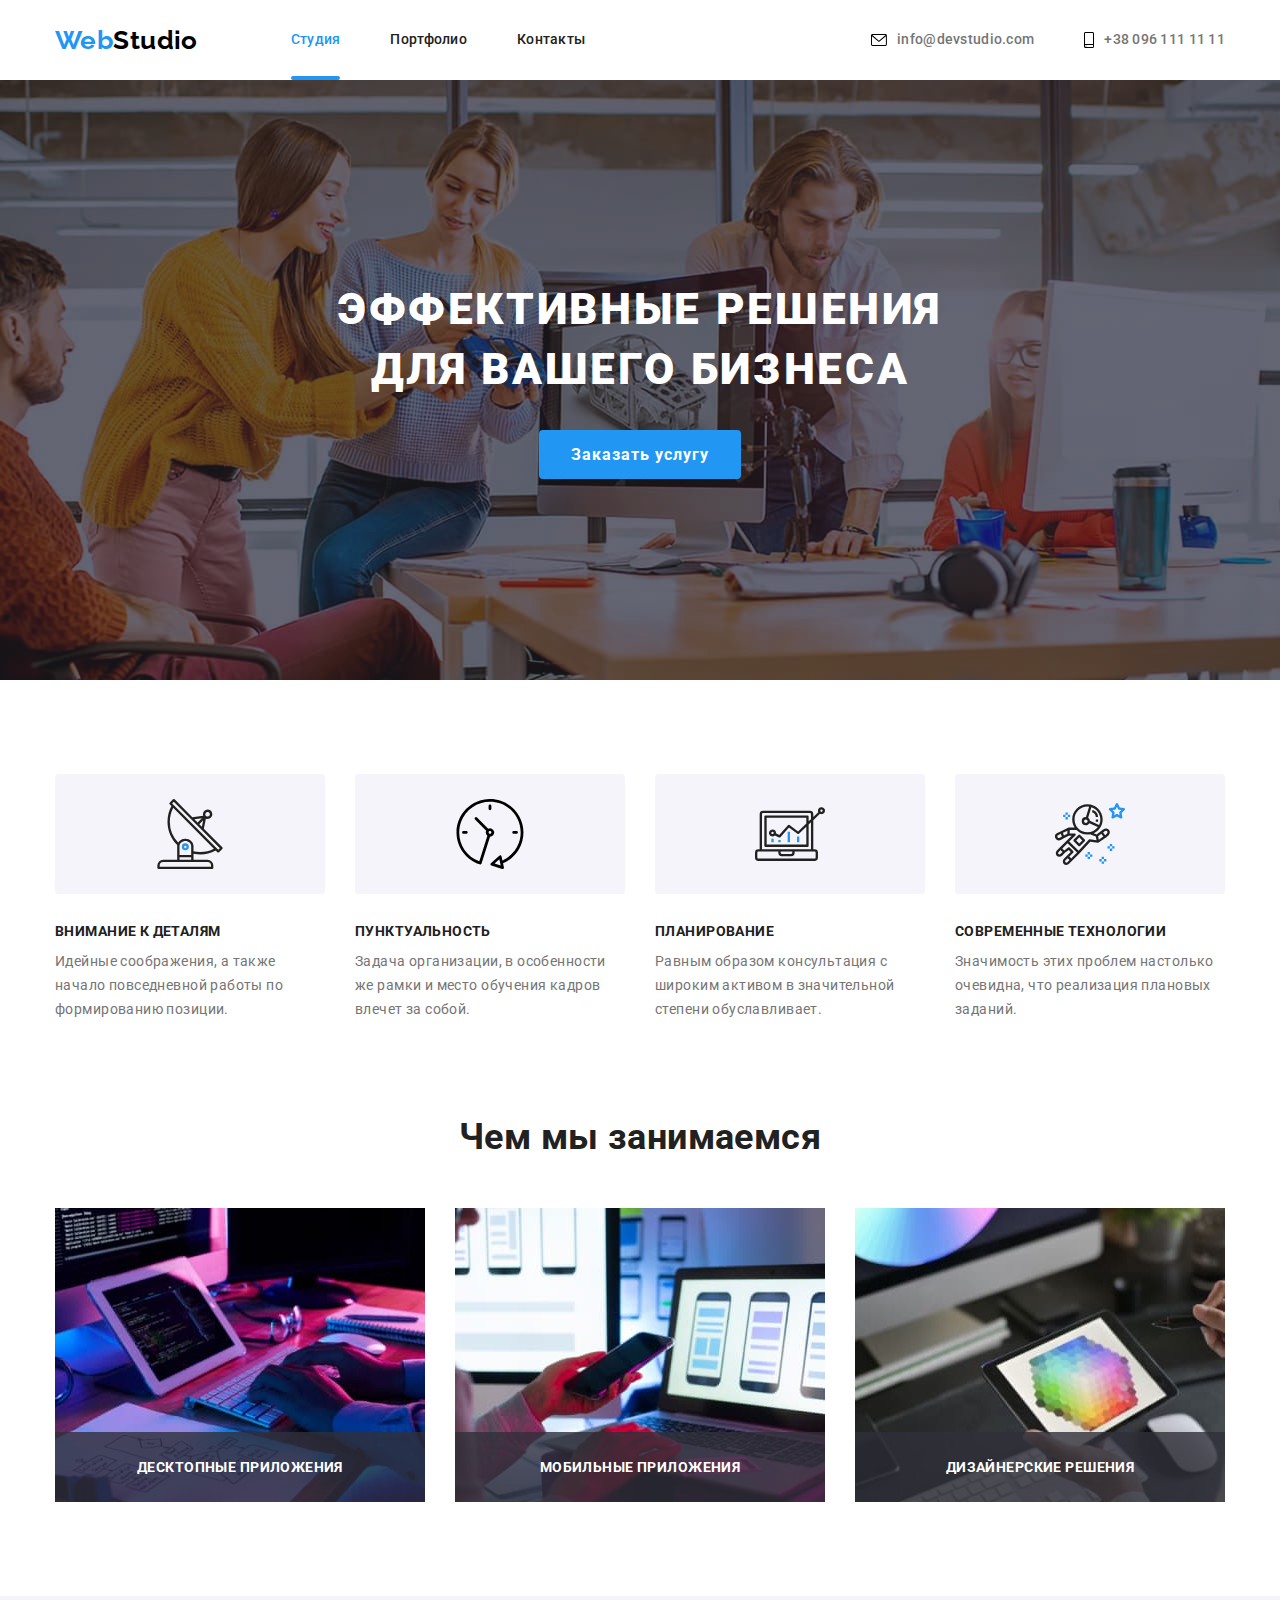
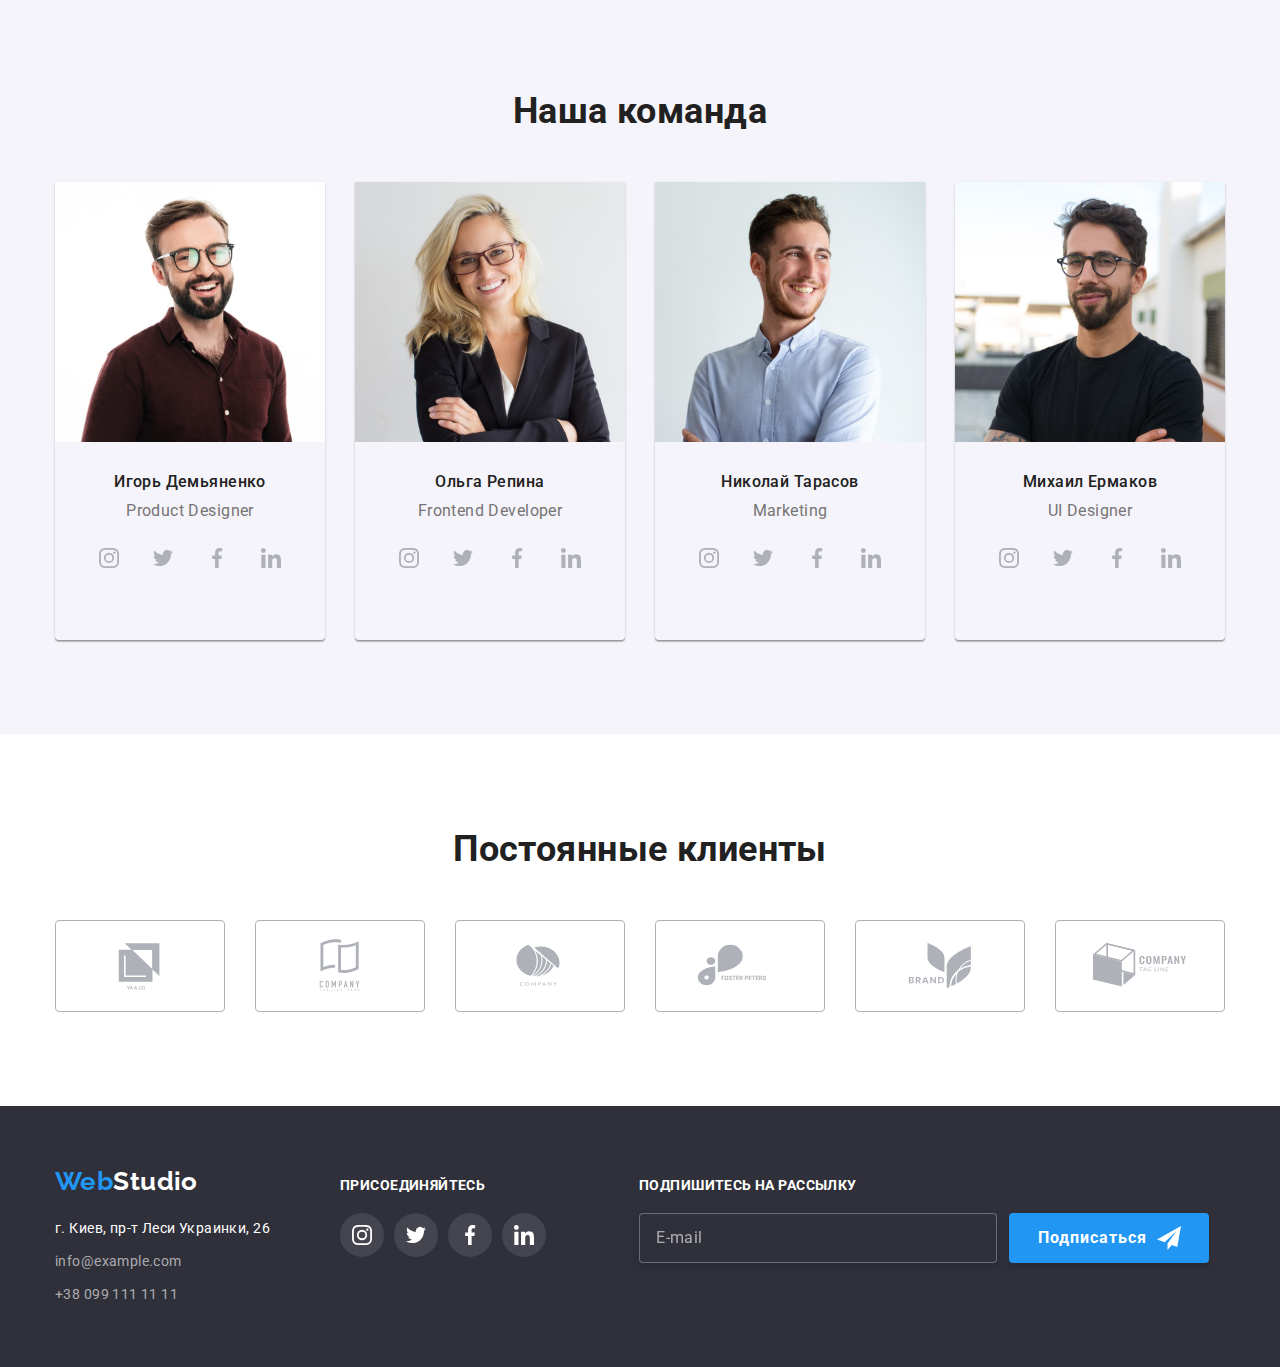
<file: index.html>
<!DOCTYPE html>
<html lang="ru">
  <head>
    <meta charset="UTF-8" />
    <meta http-equiv="X-UA-Compatible" content="IE=edge" />
    <meta name="viewport" content="width=device-width, initial-scale=1.0" />
    <title>WebStudio</title>
    <link rel="preconnect" href="https://fonts.googleapis.com" />
    <link rel="preconnect" href="https://fonts.gstatic.com" crossorigin />
    <link
      href="https://fonts.googleapis.com/css2?family=Raleway:wght@700&family=Roboto:wght@400;500;700;900&display=swap"
      rel="stylesheet"
    />
    <link
      rel="stylesheet"
      href="https://cdnjs.cloudflare.com/ajax/libs/modern-normalize/1.1.0/modern-normalize.min.css"
    />
    <link rel="stylesheet" href="./css/styles.css" />
  </head>

  <body>
    <header>
      <div class="container page-header">
        <nav class="page-nav">
          <a class="logo link" href=""><span class="accent">Web</span>Studio</a>
          <ul class="header-list">
            <li>
              <a href="./index.html" class="link current-navigation">Студия</a>
            </li>
            <li><a href="./portfolio.html" class="link">Портфолио</a></li>
            <li><a href="" class="link">Контакты</a></li>
          </ul>
        </nav>
        <ul class="header-contact">
          <li>
            <a href="mailto:info@devstudio.com" class="link">
              <svg class="contact-icon" width="16" height="12">
                <use href="./image/icons.svg#envelope"></use>
              </svg>
              info@devstudio.com</a
            >
          </li>
          <li>
            <a href="tel:+380961111111" class="link">
              <svg class="contact-icon" width="10" height="16">
                <use href="./image/icons.svg#smartphone"></use>
              </svg>
              +38 096 111 11 11</a
            >
          </li>
        </ul>
      </div>
    </header>
    <main>
      <!-- Секция с кнопкой -->
      <section class="hero section">
        <div class="container">
          <h1>Эффективные решения для вашего бизнеса</h1>
          <button type="button " class="button" data-modal-open>
            Заказать услугу
          </button>
        </div>
      </section>
      <!-- Секция преимущества студии -->
      <section class="benefits section">
        <div class="container">
          <h2 class="visually-hidden">Преимущества студии</h2>
          <ul class="benefits-content">
            <li class="benefits-text">
              <div class="benefits-background">
                <svg class="benefits-icon" width="70" height="70">
                  <use href="./image/icons.svg#antenna"></use>
                </svg>
              </div>
              <h3>Внимание к деталям</h3>
              <p>
                Идейные соображения, а также начало повседневной работы по
                формированию позиции.
              </p>
            </li>
            <li class="benefits-text">
              <div class="benefits-background">
                <svg class="benefits-icon" width="70" height="70">
                  <use href="./image/icons.svg#clock"></use>
                </svg>
              </div>
              <h3>Пунктуальность</h3>
              <p>
                Задача организации, в особенности же рамки и место обучения
                кадров влечет за собой.
              </p>
            </li>
            <li class="benefits-text">
              <div class="benefits-background">
                <svg class="benefits-icon" width="70" height="70">
                  <use href="./image/icons.svg#diagram"></use>
                </svg>
              </div>
              <h3>Планирование</h3>
              <p>
                Равным образом консультация с широким активом в значительной
                степени обуславливает.
              </p>
            </li>
            <li class="benefits-text">
              <div class="benefits-background">
                <svg class="benefits-icon" width="70" height="70">
                  <use href="./image/icons.svg#astronaut"></use>
                </svg>
              </div>
              <h3>Современные технологии</h3>
              <p>
                Значимость этих проблем настолько очевидна, что реализация
                плановых заданий.
              </p>
            </li>
          </ul>
        </div>
      </section>
      <!-- Секция Чем мы занимаемся -->
      <section class="about section">
        <div class="container">
          <h2 class="section-title">Чем мы занимаемся</h2>
          <ul class="about-content">
            <li class="about-img">
              <img
                width="370"
                src="./image/box1.jpg"
                alt="Ввод данных с помощью клавиатруры"
              />
              <div class="about-name">
                <h3>Десктопные приложения</h3>
              </div>
            </li>
            <li class="about-img">
              <img
                width="370"
                src="./image/box2.jpg"
                alt="Сравнение конечного продукта в смартфоне с макетом"
              />
              <div class="about-name">
                <h3>Мобильные приложения</h3>
              </div>
            </li>
            <li class="about-img">
              <img
                width="370"
                src="./image/box3.jpg"
                alt="Работа в планшете с цветовой палитрой"
              />
              <div class="about-name">
                <h3>Дизайнерские решения</h3>
              </div>
            </li>
          </ul>
        </div>
      </section>
      <!-- Секция Наша команда -->
      <section class="team section">
        <div class="container">
          <h2 class="section-title">Наша команда</h2>
          <ul class="team-card">
            <li class="team-card-name">
              <img width="270" src="./image/team1.jpg" alt="Игорь Демьяненко" />
              <div class="team-table">
                <h3>Игорь Демьяненко</h3>
                <p>Product Designer</p>
                <ul class="team-item-list">
                  <li class="team-item">
                    <a href="" class="team-link">
                      <svg class="team-icon" width="20" height="20">
                        <use href="./image/icons.svg#instagram"></use>
                      </svg>
                    </a>
                  </li>
                  <li class="team-item">
                    <a href="" class="team-link">
                      <svg class="team-icon" width="20" height="20">
                        <use href="./image/icons.svg#twitter"></use>
                      </svg>
                    </a>
                  </li>
                  <li class="team-item">
                    <a href="" class="team-link">
                      <svg class="team-icon" width="20" height="20">
                        <use href="./image/icons.svg#facebook"></use>
                      </svg>
                    </a>
                  </li>
                  <li class="team-item">
                    <a href="" class="team-link">
                      <svg class="team-icon" width="20" height="20">
                        <use href="./image/icons.svg#linkedin"></use>
                      </svg>
                    </a>
                  </li>
                </ul>
              </div>
            </li>
            <li class="team-card-name">
              <img width="270" src="./image/team2.jpg" alt="Ольга Репина" />
              <div class="team-table">
                <h3>Ольга Репина</h3>
                <p>Frontend Developer</p>
                <ul class="team-item-list">
                  <li class="team-item">
                    <a href="" class="team-link">
                      <svg class="team-icon" width="20" height="20">
                        <use href="./image/icons.svg#instagram"></use>
                      </svg>
                    </a>
                  </li>
                  <li class="team-item">
                    <a href="" class="team-link">
                      <svg class="team-icon" width="20" height="20">
                        <use href="./image/icons.svg#twitter"></use>
                      </svg>
                    </a>
                  </li>
                  <li class="team-item">
                    <a href="" class="team-link">
                      <svg class="team-icon" width="20" height="20">
                        <use href="./image/icons.svg#facebook"></use>
                      </svg>
                    </a>
                  </li>
                  <li class="team-item">
                    <a href="" class="team-link">
                      <svg class="team-icon" width="20" height="20">
                        <use href="./image/icons.svg#linkedin"></use>
                      </svg>
                    </a>
                  </li>
                </ul>
              </div>
            </li>
            <li class="team-card-name">
              <img width="270" src="./image/team3.jpg" alt="Николай Тарасов" />
              <div class="team-table">
                <h3>Николай Тарасов</h3>
                <p>Marketing</p>
                <ul class="team-item-list">
                  <li class="team-item">
                    <a href="" class="team-link">
                      <svg class="team-icon" width="20" height="20">
                        <use href="./image/icons.svg#instagram"></use>
                      </svg>
                    </a>
                  </li>
                  <li class="team-item">
                    <a href="" class="team-link">
                      <svg class="team-icon" width="20" height="20">
                        <use href="./image/icons.svg#twitter"></use>
                      </svg>
                    </a>
                  </li>
                  <li class="team-item">
                    <a href="" class="team-link">
                      <svg class="team-icon" width="20" height="20">
                        <use href="./image/icons.svg#facebook"></use>
                      </svg>
                    </a>
                  </li>
                  <li class="team-item">
                    <a href="" class="team-link">
                      <svg class="team-icon" width="20" height="20">
                        <use href="./image/icons.svg#linkedin"></use>
                      </svg>
                    </a>
                  </li>
                </ul>
              </div>
            </li>
            <li class="team-card-name">
              <img width="270" src="./image/team4.jpg" alt="Михаил Ермаков" />
              <div class="team-table">
                <h3>Михаил Ермаков</h3>
                <p>UI Designer</p>
                <ul class="team-item-list">
                  <li class="team-item">
                    <a href="" class="team-link">
                      <svg class="team-icon" width="20" height="20">
                        <use href="./image/icons.svg#instagram"></use>
                      </svg>
                    </a>
                  </li>
                  <li class="team-item">
                    <a href="" class="team-link">
                      <svg class="team-icon" width="20" height="20">
                        <use href="./image/icons.svg#twitter"></use>
                      </svg>
                    </a>
                  </li>
                  <li class="team-item">
                    <a href="" class="team-link">
                      <svg class="team-icon" width="20" height="20">
                        <use href="./image/icons.svg#facebook"></use>
                      </svg>
                    </a>
                  </li>
                  <li class="team-item">
                    <a href="" class="team-link">
                      <svg class="team-icon" width="20" height="20">
                        <use href="./image/icons.svg#linkedin"></use>
                      </svg>
                    </a>
                  </li>
                </ul>
              </div>
            </li>
          </ul>
        </div>
      </section>
      <!-- Секция компании -->
      <section class="section">
        <div class="container">
          <h2 class="section-title">Постоянные клиенты</h2>
          <ul class="company-list">
            <li class="company-item">
              <a href="" class="company-link">
                <svg width="106" height="60">
                  <use href="./image/icons.svg#yaco"></use>
                </svg>
              </a>
            </li>
            <li class="company-item">
              <a href="" class="company-link">
                <svg width="106" height="60">
                  <use href="./image/icons.svg#tagline"></use>
                </svg>
              </a>
            </li>
            <li class="company-item">
              <a href="" class="company-link">
                <svg width="106" height="60">
                  <use href="./image/icons.svg#company"></use>
                </svg>
              </a>
            </li>
            <li class="company-item">
              <a href="" class="company-link">
                <svg width="106" height="60">
                  <use href="./image/icons.svg#foster"></use>
                </svg>
              </a>
            </li>
            <li class="company-item">
              <a href="" class="company-link">
                <svg width="106" height="60">
                  <use href="./image/icons.svg#brand"></use>
                </svg>
              </a>
            </li>
            <li class="company-item">
              <a href="" class="company-link">
                <svg width="106" height="60">
                  <use href="./image/icons.svg#comptag"></use>
                </svg>
              </a>
            </li>
          </ul>
        </div>
      </section>
    </main>
    <footer class="footer">
      <div class="container">
        <div class="footer-flex">
          <div class="footer-left">
            <a class="logo link" href=""
              ><span class="accent">Web</span>Studio</a
            >
            <address class="footer-adress">
              г. Киев, пр-т Леси Украинки, 26
              <ul class="footer-contacts">
                <li>
                  <a href="mailto:info@example.com" class="link"
                    >info@example.com</a
                  >
                </li>
                <li>
                  <a href="tel:+380991111111" class="link">+38 099 111 11 11</a>
                </li>
              </ul>
            </address>
          </div>
          <div class="footer-right">
            <h2>Присоединяйтесь</h2>
            <ul class="footer-right-list">
              <li class="footer-right-item">
                <a href="" class="footer-right-link">
                  <svg class="footer-right-icon" width="20" height="20">
                    <use href="./image/icons.svg#instagramf"></use>
                  </svg>
                </a>
              </li>
              <li class="footer-right-item">
                <a href="" class="footer-right-link">
                  <svg class="footer-right-icon" width="20" height="20">
                    <use href="./image/icons.svg#twitterf"></use>
                  </svg>
                </a>
              </li>
              <li class="footer-right-item">
                <a href="" class="footer-right-link">
                  <svg class="footer-right-icon" width="20" height="20">
                    <use href="./image/icons.svg#facebookf"></use>
                  </svg>
                </a>
              </li>
              <li class="footer-right-item">
                <a href="" class="footer-right-link">
                  <svg class="footer-right-icon" width="20" height="20">
                    <use href="./image/icons.svg#linkedinf"></use>
                  </svg>
                </a>
              </li>
            </ul>
          </div>
          <form class="footer-form">
            <h2>Подпишитесь на рассылку</h2>
            <div class="footer-input-flex">
              <input
                class="footer-input"
                type="text"
                name="email"
                id="email"
                placeholder="E-mail"
                required
              />
              <button type="submit">
                <svg class="input-icon" width="24" height="24">
                  <use href="./image/icons.svg#icon-send"></use>
                </svg>
                Подписаться
              </button>
            </div>
          </form>
        </div>
      </div>
    </footer>
    <!-- Модальное окно -->
    <div class="backdrop is-hidden" data-modal>
      <div class="modal">
        <button type="submit" class="modal-button-close" data-modal-close>
          <svg class="modal-close" width="18" height="18">
            <use href="./image/icons.svg#icon-close-black-18dp"></use>
          </svg>
        </button>
        <h2>Оставьте свои данные, мы вам перезвоним</h2>
        <form>
          <div class="modal-field">
            <label for="name" class="modal-name">Имя</label>
            <div class="modal-input">
              <input
                type="text"
                class="modal-input-name"
                name="name"
                id="name"
              />
              <svg class="modal-icon" width="18" height="18">
                <use href="./image/icons.svg#person-black-18dp-1"></use>
              </svg>
            </div>
          </div>
          <div class="modal-field">
            <label for="phone" class="modal-name">Телефон</label>
            <div class="modal-input">
              <input
                type="text"
                class="modal-input-name"
                name="phone"
                id="phone"
              />
              <svg class="modal-icon" width="18" height="18">
                <use href="./image/icons.svg#phone-black-18dp-1"></use>
              </svg>
            </div>
          </div>
          <div class="modal-field">
            <label for="email" class="modal-name">Почта</label>
            <div class="modal-input">
              <input
                type="text"
                class="modal-input-name"
                name="email"
                id="email"
                required
              />
              <svg class="modal-icon" width="18" height="18">
                <use href="./image/icons.svg#email-black-18dp-1"></use>
              </svg>
            </div>
          </div>
          <div class="modal-field">
            <label for="comment" class="modal-name">Комментарий</label>
            <textarea
              type="text"
              class="modal-input-name comment"
              name="comment"
              id="comment"
              placeholder="Введите текст"
            ></textarea>
          </div>

          <div class="modal-check">
            <input
              type="checkbox"
              class="input-check visually-hidden"
              id="check"
              name="check"
              value="check"
            />
            <label for="check" class="text-check">
              <span>
                <svg class="check-icon" width="11" height="8">
                  <use href="./image/icons.svg#check"></use>
                </svg>
              </span>
              Соглашаюсь с рассылкой и принимаю &nbsp;
              <a href="" class="check-conditions">Условия договора</a>
            </label>
          </div>
          <button type="submit" class="modal-button-send">Отправить</button>
        </form>
      </div>
    </div>
    <script src="./js/modal.js"></script>
  </body>
</html>
</file>
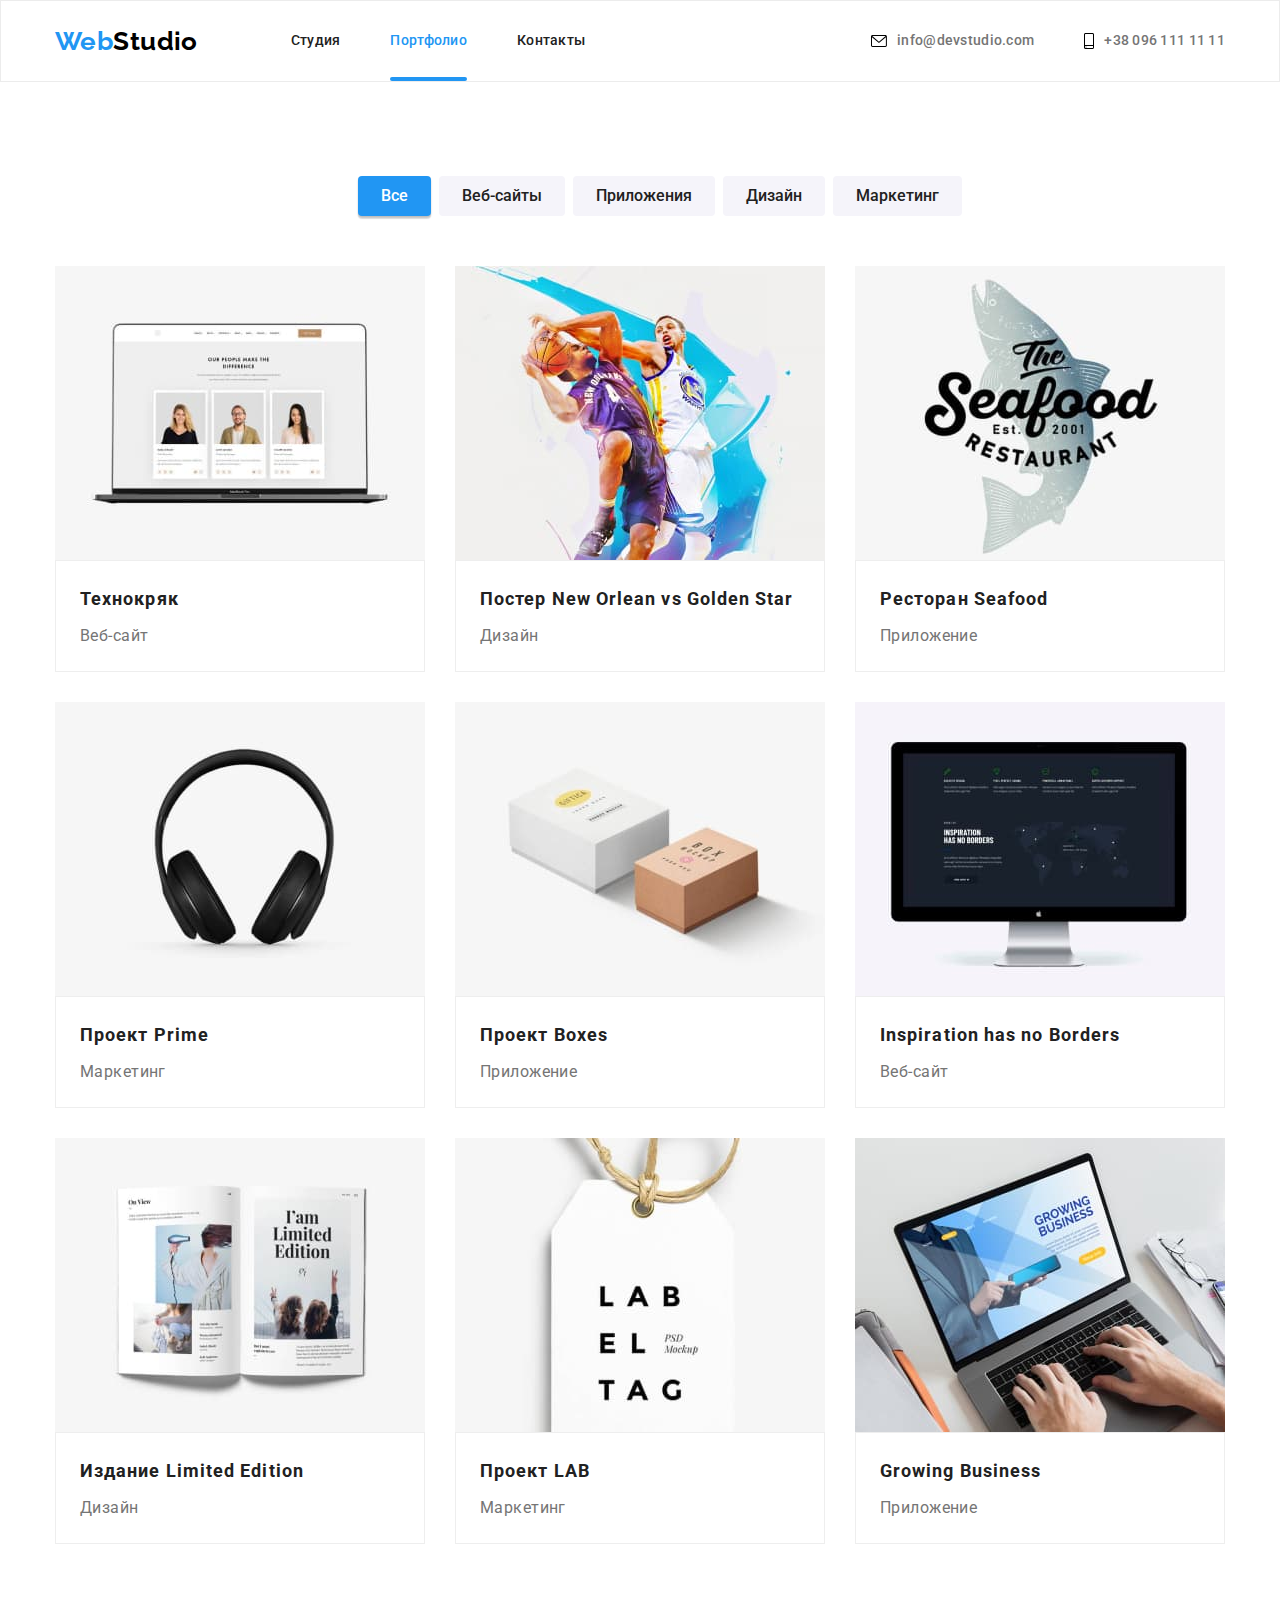
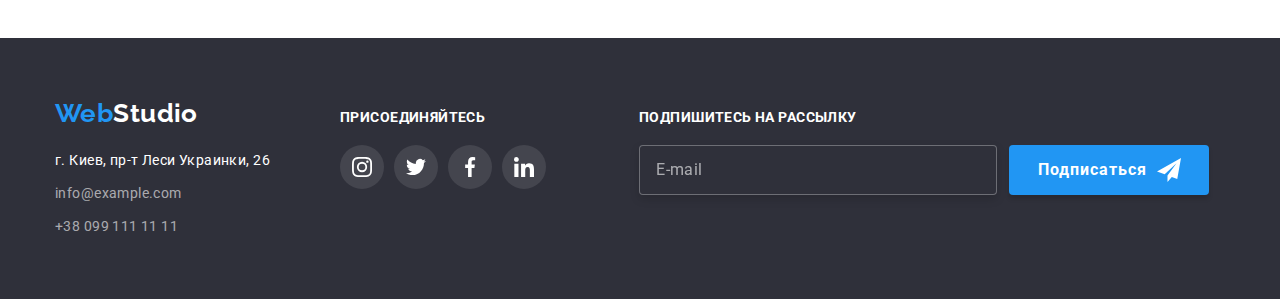
<file: portfolio.html>
<!DOCTYPE html>
<html lang="ru">
  <head>
    <meta charset="UTF-8" />
    <meta http-equiv="X-UA-Compatible" content="IE=edge" />
    <meta name="viewport" content="width=device-width, initial-scale=1.0" />
    <title>Portfolio</title>
    <link rel="preconnect" href="https://fonts.googleapis.com" />
    <link rel="preconnect" href="https://fonts.gstatic.com" crossorigin />
    <link
      href="https://fonts.googleapis.com/css2?family=Raleway:wght@700&family=Roboto:wght@400;500;700;900&display=swap"
      rel="stylesheet"
    />
    <link
      rel="stylesheet"
      href="https://cdnjs.cloudflare.com/ajax/libs/modern-normalize/1.1.0/modern-normalize.min.css"
    />

    <link rel="stylesheet" href="./css/styles.css" />
  </head>
  <body>
    <header class="page-header-line">
      <div class="container page-header">
        <nav class="page-nav">
          <a class="logo link" href=""><span class="accent">Web</span>Studio</a>
          <ul class="header-list">
            <li>
              <a href="./index.html" class="link">Студия</a>
            </li>
            <li>
              <a href="./portfolio.html" class="link current-navigation"
                >Портфолио</a
              >
            </li>
            <li><a href="" class="link">Контакты</a></li>
          </ul>
        </nav>
        <ul class="header-contact">
          <li>
            <a href="mailto:info@devstudio.com" class="link">
              <svg class="contact-icon" width="16" height="12">
                <use href="./image/icons.svg#envelope"></use>
              </svg>
              info@devstudio.com</a
            >
          </li>
          <li>
            <a href="tel:+380961111111" class="link">
              <svg class="contact-icon" width="10" height="16">
                <use href="./image/icons.svg#smartphone"></use>
              </svg>
              +38 096 111 11 11</a
            >
          </li>
        </ul>
      </div>
    </header>
    <main>
      <!-- Секция с контентом для фильтрации -->
      <section class="section">
        <div class="container">
          <h1 class="visually-hidden">Портфолио</h1>
          <!-- Кнопки -->
          <ul class="section-filter">
            <li>
              <button type="button" class="btn-portfolio current">Все</button>
            </li>
            <li>
              <button type="button" class="btn-portfolio">Веб-сайты</button>
            </li>
            <li>
              <button type="button" class="btn-portfolio">Приложения</button>
            </li>
            <li>
              <button type="button" class="btn-portfolio">Дизайн</button>
            </li>
            <li>
              <button type="button" class="btn-portfolio">Маркетинг</button>
            </li>
          </ul>
          <!-- Контент -->
          <ul class="cards-list">
            <li class="item">
              <a href="" class="link cards-prtf">
                <div class="image-prtf-wrap">
                  <img
                    width="370"
                    src="./image/filtr1.jpg"
                    alt="Краткая информация о сотрудниках"
                  />
                  <p class="image-text">
                    Ресурс предлагает комплексные предложения с разным уровнем
                    функционала и сервисов. Все это позволит посетителю получить
                    исчерпывающие сведения о компании или частном лице.
                  </p>
                </div>
                <div class="item-name">
                  <h2>Технокряк</h2>
                  <p>Веб-сайт</p>
                </div>
              </a>
            </li>
            <li class="item">
              <a href="" class="link cards-prtf">
                <div class="image-prtf-wrap">
                  <img
                    width="370"
                    src="./image/filtr2.jpg"
                    alt="Баскетболисты в борьбе за мяч"
                  />
                  <p class="image-text">
                    Ресурс предлагает комплексные предложения с разным уровнем
                    функционала и сервисов. Все это позволит посетителю получить
                    исчерпывающие сведения о компании или частном лице.
                  </p>
                </div>
                <div class="item-name">
                  <h2>Постер New Orlean vs Golden Star</h2>
                  <p>Дизайн</p>
                </div>
              </a>
            </li>
            <li class="item">
              <a href="" class="link cards-prtf">
                <div class="image-prtf-wrap">
                  <img
                    width="370"
                    src="./image/filtr3.jpg"
                    alt="Seafood restaurant эмблема"
                  />
                  <p class="image-text">
                    Ресурс предлагает комплексные предложения с разным уровнем
                    функционала и сервисов. Все это позволит посетителю получить
                    исчерпывающие сведения о компании или частном лице.
                  </p>
                </div>
                <div class="item-name">
                  <h2>Ресторан Seafood</h2>
                  <p>Приложение</p>
                </div>
              </a>
            </li>
            <li class="item">
              <a href="" class="link cards-prtf">
                <div class="image-prtf-wrap">
                  <img
                    width="370"
                    src="./image/filtr4.jpg"
                    alt="Черные наушники"
                  />
                  <p class="image-text">
                    Ресурс предлагает комплексные предложения с разным уровнем
                    функционала и сервисов. Все это позволит посетителю получить
                    исчерпывающие сведения о компании или частном лице.
                  </p>
                </div>
                <div class="item-name">
                  <h2>Проект Prime</h2>
                  <p>Маркетинг</p>
                </div>
              </a>
            </li>
            <li class="item">
              <a href="" class="link cards-prtf">
                <div class="image-prtf-wrap">
                  <img
                    width="370"
                    src="./image/filtr5.jpg"
                    alt="Две картонные коробки белого и коричневого цвета"
                  />
                  <p class="image-text">
                    Ресурс предлагает комплексные предложения с разным уровнем
                    функционала и сервисов. Все это позволит посетителю получить
                    исчерпывающие сведения о компании или частном лице.
                  </p>
                </div>
                <div class="item-name">
                  <h2>Проект Boxes</h2>
                  <p>Приложение</p>
                </div>
              </a>
            </li>
            <li class="item">
              <a href="" class="link cards-prtf">
                <div class="image-prtf-wrap">
                  <img
                    width="370"
                    src="./image/filtr6.jpg"
                    alt="Монитор Эппл с картой мира без границ"
                  />
                  <p class="image-text">
                    Ресурс предлагает комплексные предложения с разным уровнем
                    функционала и сервисов. Все это позволит посетителю получить
                    исчерпывающие сведения о компании или частном лице.
                  </p>
                </div>
                <div class="item-name">
                  <h2>Inspiration has no Borders</h2>
                  <p>Веб-сайт</p>
                </div>
              </a>
            </li>
            <li class="item">
              <a href="" class="link cards-prtf">
                <div class="image-prtf-wrap">
                  <img
                    width="370"
                    src="./image/filtr7.jpg"
                    alt="Открытая книга"
                  />
                  <p class="image-text">
                    Ресурс предлагает комплексные предложения с разным уровнем
                    функционала и сервисов. Все это позволит посетителю получить
                    исчерпывающие сведения о компании или частном лице.
                  </p>
                </div>
                <div class="item-name">
                  <h2>Издание Limited Edition</h2>
                  <p>Дизайн</p>
                </div>
              </a>
            </li>
            <li class="item">
              <a href="" class="link cards-prtf">
                <div class="image-prtf-wrap">
                  <img
                    width="370"
                    src="./image/filtr8.jpg"
                    alt="Белая лейба с черными буквами"
                  />
                  <p class="image-text">
                    Ресурс предлагает комплексные предложения с разным уровнем
                    функционала и сервисов. Все это позволит посетителю получить
                    исчерпывающие сведения о компании или частном лице.
                  </p>
                </div>
                <div class="item-name">
                  <h2>Проект LAB</h2>
                  <p>Маркетинг</p>
                </div>
              </a>
            </li>
            <li class="item">
              <a href="" class="link cards-prtf">
                <div class="image-prtf-wrap">
                  <img
                    width="370"
                    src="./image/filtr9.jpg"
                    alt="Набор текста на ноутбуке"
                  />
                  <p class="image-text">
                    Ресурс предлагает комплексные предложения с разным уровнем
                    функционала и сервисов. Все это позволит посетителю получить
                    исчерпывающие сведения о компании или частном лице.
                  </p>
                </div>
                <div class="item-name">
                  <h2>Growing Business</h2>
                  <p>Приложение</p>
                </div>
              </a>
            </li>
          </ul>
        </div>
      </section>
    </main>
    <footer class="footer">
      <div class="container">
        <div class="footer-flex">
          <div class="footer-left">
            <a class="logo link" href=""
              ><span class="accent">Web</span>Studio</a
            >
            <address class="footer-adress">
              г. Киев, пр-т Леси Украинки, 26
              <ul class="footer-contacts">
                <li>
                  <a href="mailto:info@example.com" class="link"
                    >info@example.com</a
                  >
                </li>
                <li>
                  <a href="tel:+380991111111" class="link">+38 099 111 11 11</a>
                </li>
              </ul>
            </address>
          </div>
          <div class="footer-right">
            <h2>Присоединяйтесь</h2>
            <ul class="footer-right-list">
              <li class="footer-right-item">
                <a href="" class="footer-right-link">
                  <svg class="footer-right-icon" width="20" height="20">
                    <use href="./image/icons.svg#instagramf"></use>
                  </svg>
                </a>
              </li>
              <li class="footer-right-item">
                <a href="" class="footer-right-link">
                  <svg class="footer-right-icon" width="20" height="20">
                    <use href="./image/icons.svg#twitterf"></use>
                  </svg>
                </a>
              </li>
              <li class="footer-right-item">
                <a href="" class="footer-right-link">
                  <svg class="footer-right-icon" width="20" height="20">
                    <use href="./image/icons.svg#facebookf"></use>
                  </svg>
                </a>
              </li>
              <li class="footer-right-item">
                <a href="" class="footer-right-link">
                  <svg class="footer-right-icon" width="20" height="20">
                    <use href="./image/icons.svg#linkedinf"></use>
                  </svg>
                </a>
              </li>
            </ul>
          </div>
          <form class="footer-form">
            <h2>Подпишитесь на рассылку</h2>
            <div class="footer-input-flex">
              <input
                class="footer-input"
                type="text"
                name="email"
                id="email"
                placeholder="E-mail"
                required
              />
              <button type="submit">
                <svg class="input-icon" width="24" height="24">
                  <use href="./image/icons.svg#icon-send"></use>
                </svg>
                Подписаться
              </button>
            </div>
          </form>
        </div>
      </div>
    </footer>
  </body>
</html>
</file>
<file: css/styles.css>
/* Colors */
:root {
  --background-hero-footer: #2f303a;
  --accent-color: #2196f3;
  --primary-white-color: #ffffff;
  --primary-text-color: #757575;
  --secondary-text-color: #212121;
}
/* Time animation */
:root {
  --time: 250ms;
  --cubic: cubic-bezier(0.4, 0, 0.2, 1);
}

body {
  background-color: var(--primary-white-color);
  color: var(--primary-text-color);
  font-family: 'Roboto', sans-serif;
  letter-spacing: 0.03em;
  font-size: 14px;
}
ul {
  list-style: none;
}
img {
  display: block;
}
.container {
  width: 1200px;
  padding-left: 15px;
  padding-right: 15px;
  margin-left: auto;
  margin-right: auto;
}
.section {
  padding-top: 94px;
  padding-bottom: 94px;
}
.link {
  text-decoration: none;
}
h1,
h2,
h3,
h4,
h5,
p,
ul {
  margin-top: 0;
  margin-bottom: 0;
}

/* Header */
.page-header,
.page-nav {
  display: flex;
  align-items: center;
}

.header-list,
.header-contact {
  padding-left: 0px;
  font-weight: 500;
  line-height: 1.14;
  letter-spacing: 0.02em;
  display: flex;
}
.header-list li:not(:last-child),
.header-contact li:not(:last-child) {
  margin-right: 50px;
}
.header-list li {
  position: relative;
}
.current-navigation::after {
  content: '';
  position: absolute;
  display: block;
  left: 0;
  bottom: 0;
  width: 100%;
  height: 4px;
  background-color: var(--accent-color);
  border-radius: 2px;
}
.logo {
  color: #000000;
  font-family: 'Raleway', sans-serif;
  font-weight: 700;
  font-size: 26px;
  line-height: 1.19;
  margin-right: 93px;
}
.header-contact {
  margin-left: auto;
}
.accent {
  color: var(--accent-color);
}

.header-list .link {
  color: var(--secondary-text-color);
  transition: color var(--time) var(--cubic);
}
.header-list .link:hover,
.header-list .link:focus,
.header-list .link.current-navigation {
  color: var(--accent-color);
}
.header-list a {
  display: block;
  padding-top: 32px;
  padding-bottom: 32px;
}

.header-contact a {
  color: var(--primary-text-color);
  display: flex;
  align-items: center;
  padding-top: 32px;
  padding-bottom: 32px;
  transition: color var(--time) var(--cubic);
}
.header-contact a:hover,
.header-contact a:focus {
  color: var(--accent-color);
  fill: var(--accent-color);
}
.contact-icon {
  margin-right: 10px;
}

/* Main */
.visually-hidden {
  position: absolute;
  width: 1px;
  height: 1px;
  margin: -1px;
  border: 0;
  padding: 0;

  white-space: nowrap;
  clip-path: inset(100%);
  clip: rect(0 0 0 0);
  overflow: hidden;
}
.hero {
  background-color: var(--background-hero-footer);
  color: var(--primary-white-color);
  text-align: center;
  padding-top: 200px;
  padding-bottom: 200px;

  max-width: 1600px;
  height: 600px;
  background-position: center;
  background-image: linear-gradient(
      to right,
      rgba(47, 48, 58, 0.4),
      rgba(47, 48, 58, 0.4)
    ),
    url(../image/background-hero.jpg);
}
.hero h1 {
  width: 696px;
  text-align: center;
  font-weight: 900;
  font-size: 44px;
  line-height: 1.36;
  letter-spacing: 0.06em;
  text-transform: uppercase;
  margin-bottom: 30px;
  margin-left: auto;
  margin-right: auto;
}
.button {
  color: var(--primary-white-color);
  background-color: var(--accent-color);
  cursor: pointer;
  font-family: inherit;
  font-style: normal;
  font-weight: 700;
  font-size: 16px;
  line-height: 1.86;
  letter-spacing: 0.06em;
  border-radius: 4px;
  padding: 10px 32px;
  min-width: 200px;
  text-align: center;
  border: none;
}
.benefits-content {
  display: flex;
  padding-left: 0px;
}
.benefits-text + .benefits-text {
  margin-left: 30px;
}
.benefits h3 {
  font-weight: 700;
  font-size: 14px;
  line-height: 1.14;
  text-transform: uppercase;
  color: var(--secondary-text-color);
  margin-bottom: 10px;
}
.benefits p {
  line-height: 1.71;
}
.benefits-background {
  background: #f5f4fa;
  border-radius: 4px;
  width: 270px;
  height: 120px;
  margin-bottom: 30px;
  display: flex;
  justify-content: center;
  align-items: center;
}
.section-title {
  font-weight: 700;
  font-size: 36px;
  line-height: 1.17;
  text-align: center;
  color: var(--secondary-text-color);
  margin-bottom: 50px;
}
.about {
  padding-top: 0px;
}
.about-content {
  display: flex;
  padding-left: 0px;
}

.about-content li + li {
  margin-left: 30px;
}
.about-img {
  position: relative;
}
.about-name {
  position: absolute;
  left: 0;
  bottom: 0;
  width: 100%;
  height: 70px;
  background: rgba(47, 48, 58, 0.8);
  display: flex;
  justify-content: center;
  align-items: center;
}
.about-name h3 {
  font-weight: 700;
  font-size: 14px;
  line-height: 16px;
  text-align: center;
  letter-spacing: 0.03em;
  text-transform: uppercase;
  color: #ffffff;
}
/*Team */
.team {
  background-color: #f5f4fa;
}
.team-card {
  display: flex;
  padding-left: 0px;
}
.team-card-name {
  box-shadow: 0px 1px 3px rgba(0, 0, 0, 0.12), 0px 1px 1px rgba(0, 0, 0, 0.14),
    0px 2px 1px rgba(0, 0, 0, 0.2);
  border-radius: 0px 0px 4px 4px;
}
.team-card-name + .team-card-name {
  margin-left: 30px;
}

.team h3 {
  font-weight: 500;
  font-size: 16px;
  line-height: 1.19;
  text-align: center;
  color: var(--secondary-text-color);
  margin-bottom: 10px;
}
.team p {
  font-size: 16px;
  line-height: 1.19;
  text-align: center;
  margin-bottom: 16px;
}
.team-table {
  padding: 30px 32px;
}
.team-item-list {
  padding: 0;
  margin-bottom: 30px;
  display: flex;
  justify-content: center;
}
.team-link {
  width: 44px;
  height: 44px;
  border-radius: 50%;
  display: flex;
  justify-content: center;
  align-items: center;
  fill: #afb1b8;

  transition: background-color var(--time) var(--cubic),
    fill var(--time) var(--cubic);
}
.team-link:hover,
.team-link:focus {
  background-color: var(--accent-color);
  fill: var(--primary-white-color);
}
.team-item + .team-item {
  margin-left: 10px;
}

/* Company */
.company-list {
  padding: 0px;
  display: flex;
  justify-content: center;
}
.company-item:not(:last-child) {
  margin-right: 30px;
}
.company-link {
  display: block;
  margin: 0px;
  padding: 0px;
  width: 170px;
  height: 92px;
  display: flex;
  justify-content: center;
  align-items: center;
  border: 1px solid #afb1b8;
  box-sizing: border-box;
  border-radius: 4px;
  fill: #afb1b8;
  transition: border var(--time) var(--cubic), fill var(--time) var(--cubic);
}
.company-link:focus,
.company-link:hover {
  border: 1px solid var(--accent-color);
  fill: var(--accent-color);
}

/* Footer */
.footer {
  background-color: var(--background-hero-footer);
  padding: 60px 0;
}

.footer .logo {
  color: var(--primary-white-color);
  margin-right: 0px;
}
.footer-adress {
  line-height: 1.71;
  font-style: normal;
  color: var(--primary-white-color);
  margin-top: 20px;
}
.footer-contacts {
  padding-left: 0px;
}
.footer-contacts a {
  color: rgba(255, 255, 255, 0.6);
  transition: color var(--time) var(--cubic);
}
.footer-contacts a:hover,
.footer-contacts a:focus {
  color: var(--accent-color);
}
.footer-contacts li {
  margin-top: 9px;
}

/* Modal window */
.backdrop {
  position: fixed;
  background: rgba(0, 0, 0, 0.2);
  top: 0;
  left: 0;
  width: 100%;
  height: 100%;
  transition: opacity var(--time) var(--cubic);
}
.backdrop.is-hidden {
  opacity: 0;
  pointer-events: none;
}
.modal {
  position: absolute;
  top: 50%;
  left: 50%;
  transform: translate(-50%, -50%);
  min-width: 528px;
  min-height: 581px;
  background: #ffffff;
  box-shadow: 0px 1px 3px rgba(0, 0, 0, 0.12), 0px 1px 1px rgba(0, 0, 0, 0.14),
    0px 2px 1px rgba(0, 0, 0, 0.2);
  border-radius: 4px;
  padding: 40px;
}
.modal-button-close {
  position: absolute;
  top: 8px;
  right: 8px;
  width: 30px;
  height: 30px;
  background-color: #ffffff;
  border-radius: 50%;
  border: 1px solid rgba(0, 0, 0, 0.1);
  display: flex;
  justify-content: center;
  align-items: center;
  outline: none;
  transition: fill var(--time) var(--cubic);
}
.modal-button-close:hover,
.modal-button-close:focus {
  fill: var(--accent-color);
}
.modal h2 {
  font-weight: 700;
  font-size: 20px;
  line-height: 23px;
  text-align: center;
  letter-spacing: 0.03em;
  color: #212121;
  margin-bottom: 12px;
}
.modal-field {
  margin-bottom: 10px;
}
.modal-input {
  position: relative;
}
.modal-name {
  display: block;
  font-size: 12px;
  line-height: 14px;
  letter-spacing: 0.01em;
  color: #757575;
  margin-bottom: 4px;
}
.modal-input-name {
  width: 100%;
  height: 40px;
  border: 1px solid rgba(33, 33, 33, 0.2);
  box-sizing: border-box;
  border-radius: 4px;
  padding-left: 42px;
  outline: none;
  transition: border-color var(--time) var(--cubic);
}

.modal-input-name:focus {
  border-color: var(--accent-color);
}

.modal-input-name:focus + .modal-icon {
  fill: var(--accent-color);
}
.modal-input-name.comment {
  width: 100%;
  height: 120px;
  padding: 12px 16px;
  resize: none;
  margin-bottom: 20px;
}
.modal-input-name.comment::placeholder {
  font-size: 14px;
  line-height: 16px;
  letter-spacing: 0.01em;
  color: rgba(117, 117, 117, 0.5);
}
.modal-icon {
  position: absolute;
  left: 12px;
  top: 50%;
  transform: translateY(-50%);
  transition: fill var(--time) var(--cubic);
}
.modal-check {
  margin-bottom: 30px;
}
.text-check {
  font-size: 14px;
  line-height: 24px;
  letter-spacing: 0.03em;
  color: var(--primary-text-color);
  display: flex;
  align-items: center;
  justify-content: center;
}
.check-conditions {
  font-size: 14px;
  line-height: 24px;
  letter-spacing: 0.03em;
  color: var(--accent-color);
}
.text-check span {
  width: 16px;
  height: 15px;
  border-radius: 2px;
  border: 2px solid var(--secondary-text-color);
  margin-right: 7px;
  display: flex;
  justify-content: center;
  align-items: center;
  transition: background-color var(--time) var(--cubic),
    border var(--time) var(--cubic);
}
.check-icon {
  fill: transparent;
  transition: fill var(--time) var(--cubic);
  width: 16px;
  height: 15px;
}

.input-check:checked + .text-check span {
  background-color: var(--accent-color);
  border: none;
}
.input-check:checked + .text-check .check-icon {
  fill: var(--primary-white-color);
}

.modal-button-send {
  width: 200px;
  height: 50px;
  margin-left: auto;
  margin-right: auto;

  background: var(--accent-color);
  box-shadow: 0px 4px 4px rgba(0, 0, 0, 0.15);
  border-radius: 4px;
  border: 1px solid transparent;

  font-weight: 700;
  font-size: 16px;
  line-height: 30px;
  display: flex;
  align-items: center;
  text-align: center;
  justify-content: center;
  letter-spacing: 0.06em;
  color: var(--primary-white-color);
}
/* PORTFOLIO */
/* header */
.page-header-line {
  border: 1px solid #ececec;
}
/* main */
.btn-portfolio {
  border: 1px solid transparent;
  border-radius: 4px;
  padding: 6px 22px;
  color: var(--secondary-text-color);
  background-color: #f5f4fa;
  cursor: pointer;
  font-family: inherit;
  font-weight: 500;
  font-size: 16px;
  line-height: 1.63;
  transition: color var(--time) var(--cubic),
    background-color var(--time) var(--cubic),
    box-shadow var(--time) var(--cubic);
}
.btn-portfolio:hover,
.btn-portfolio:focus,
.current {
  color: var(--primary-white-color);
  background-color: var(--accent-color);
  cursor: pointer;
  box-shadow: 0px 3px 1px rgba(0, 0, 0, 0.1), 0px 1px 2px rgba(0, 0, 0, 0.08),
    0px 2px 2px rgba(0, 0, 0, 0.12);
}
.section-filter {
  display: flex;
  justify-content: center;
  margin-bottom: 50px;
}
.section-filter li + li {
  margin-left: 8px;
}
.cards-list {
  padding-left: 0px;
  display: flex;
  flex-wrap: wrap;
  margin-right: -30px;
  margin-top: -30px;
}
.cards-list .image-text {
  position: absolute;
  top: 0;
  font-size: 18px;
  line-height: 28px;
  letter-spacing: 0.03em;
  color: #ffffff;
  padding: 63px 24px;
  background: rgba(33, 150, 243, 0.9);
  transform: translateY(100%);
  transition: transform var(--time) var(--cubic);
}
.image-prtf-wrap {
  position: relative;
  overflow: hidden;
}
.cards-prtf:hover .image-text {
  transform: translateY(0);
}

.item {
  margin-right: 30px;
  margin-top: 30px;
  flex-basis: calc((100% - 90px) / 3);
  transition: box-shadow var(--time) var(--cubic);
}
.item:nth-child(3n) {
  margin-right: 0px;
}
.item:hover,
.item:focus {
  box-shadow: 0px 1px 1px rgba(0, 0, 0, 0.12), 0px 4px 4px rgba(0, 0, 0, 0.06),
    1px 4px 6px rgba(0, 0, 0, 0.16);
}
.item-name {
  border: 1px solid #eeeeee;
  padding: 20px 24px;
}

.cards-list h2 {
  margin-bottom: 4px;
  font-weight: 700;
  font-size: 18px;
  line-height: 2;
  letter-spacing: 0.06em;
  color: var(--secondary-text-color);
}
.cards-list p {
  font-size: 16px;
  line-height: 1.88;
  color: var(--primary-text-color);
}
.footer-flex {
  display: flex;
  align-items: baseline;
}
.footer-right {
  width: 206px;
  height: 80px;
  margin-right: 93px;
}
.footer-left {
  margin-right: 70px;
}
.footer-right h2,
.footer-form h2 {
  font-weight: 700;
  font-size: 14px;
  line-height: 16px;
  letter-spacing: 0.03em;
  text-transform: uppercase;
  color: #ffffff;
  margin-bottom: 20px;
}
.footer-right-list {
  padding: 0;
  display: flex;
  justify-content: center;
}
.footer-right-link {
  display: block;
  background: rgba(255, 255, 255, 0.1);
  width: 44px;
  height: 44px;
  border-radius: 50px;
  display: flex;
  justify-content: center;
  align-items: center;
  fill: #ffffff;
  transition: background-color var(--time) var(--cubic);
}
.footer-right-link:hover,
.footer-right-link:focus {
  background-color: var(--accent-color);
}
.footer-right-item + .footer-right-item {
  margin-left: 10px;
}
/* Footer input */
.footer-input-flex {
  display: flex;
}
.footer-input {
  color: var(--primary-white-color);
}
.footer-form input {
  border: 1px solid rgba(255, 255, 255, 0.3);
  box-sizing: border-box;
  filter: drop-shadow(0px 4px 4px rgba(0, 0, 0, 0.15));
  border-radius: 4px;
  width: 358px;
  height: 50px;
  background-color: var(--background-hero-footer);
  margin-right: 12px;
  padding: 15px 16px;
  outline: none;
}
.footer-form input::placeholder {
  font-size: 16px;
  line-height: 20px;
  display: flex;
  align-items: center;
  letter-spacing: 0.03em;
  color: rgba(255, 255, 255, 0.6);
  background-color: var(--background-hero-footer);
}
.footer-form button {
  position: relative;
  width: 200px;
  height: 50px;
  background: var(--accent-color);
  box-shadow: 0px 4px 4px rgba(0, 0, 0, 0.15);
  border-radius: 4px;
  border: none;

  font-weight: 700;
  font-size: 16px;
  line-height: 30px;
  display: flex;
  align-items: center;
  text-align: center;
  letter-spacing: 0.06em;
  color: var(--primary-white-color);
  padding-left: 29px;
}
.input-icon {
  position: absolute;
  top: 13px;
  right: 28px;
}
</file>
